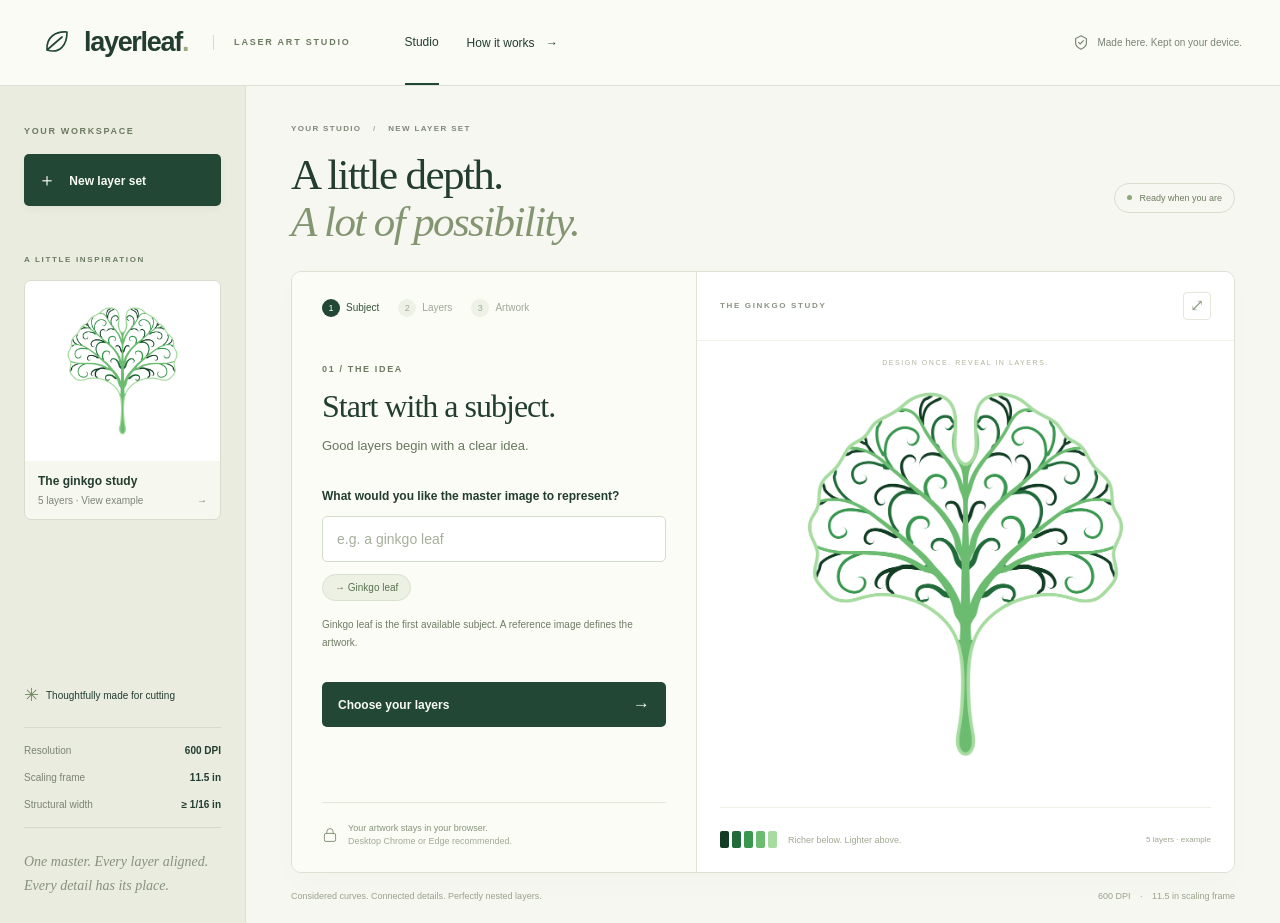
<file: docs/index.html>
<!doctype html>
<html lang="en">
<head>
<meta charset="utf-8"><meta name="viewport" content="width=device-width,initial-scale=1">
<meta name="description" content="Create beautifully aligned layered laser art. Review one master, build your layers, and download a validated cutting set. Your artwork stays in your browser.">
<meta name="theme-color" content="#234735"><title>Layerleaf — Laser art studio</title>
<link rel="icon" href="./assets/icon.svg" type="image/svg+xml"><link rel="stylesheet" href="./style.css">
<script src="./app.js" type="module"></script>
</head>
<body>
<header class="topbar">
 <a href="./" class="brand" aria-label="Layerleaf home"><svg viewBox="0 0 36 36" aria-hidden="true"><path d="M9 25C8 12 18 6 29 7c0 13-7 22-20 18Zm0 0L24 12"/></svg><span>layerleaf<span class="brand-dot">.</span></span><span class="brand-caption">LASER ART STUDIO</span></a>
 <nav aria-label="Main navigation"><span class="nav-active">Studio</span><button class="text-button" id="how-button">How it works <span aria-hidden="true">→</span></button></nav>
 <span class="privacy-label"><svg viewBox="0 0 20 20" aria-hidden="true"><path d="m10 2 6 3v5c0 4-6 7-6 7s-6-3-6-7V5l6-3Z"/><path d="m7 9 2 2 4-4"/></svg>Made here. Kept on your device.</span>
</header>
<div class="app-shell">
<aside class="sidebar">
 <div class="sidebar-top"><span class="eyebrow">YOUR WORKSPACE</span><button class="new-button" id="new-button"><span aria-hidden="true">＋</span> New layer set</button></div>
 <div class="sidebar-section"><span class="eyebrow">A LITTLE INSPIRATION</span><button class="example-card" id="example-button"><img src="./assets/ginkgo-stack.png" alt="Five green layers of a filigree ginkgo leaf"><span><strong>The ginkgo study</strong><small>5 layers · View example <span aria-hidden="true">→</span></small></span></button></div>
 <div class="sidebar-bottom"><div class="spec-label"><span class="little-leaf">✳</span> Thoughtfully made for cutting</div><dl><div><dt>Resolution</dt><dd>600 DPI</dd></div><div><dt>Scaling frame</dt><dd>11.5 in</dd></div><div><dt>Structural width</dt><dd>≥ 1/16 in</dd></div></dl><p>One master. Every layer aligned.<br>Every detail has its place.</p></div>
</aside>
<main id="main">
 <div class="workspace-heading"><div><span class="breadcrumb">YOUR STUDIO <span>/</span> <span id="breadcrumb-current">NEW LAYER SET</span></span><h1>A little depth.<br><em>A lot of possibility.</em></h1></div><span class="status-pill" id="status-pill"><i></i>Ready when you are</span></div>
 <div id="notice" class="notice" role="alert" hidden></div>
 <section class="workbench" id="workbench">
  <div class="control-panel">
   <ol class="stepper" aria-label="Design steps"><li data-step="1" class="active"><span>1</span> Subject</li><li data-step="2"><span>2</span> Layers</li><li data-step="3"><span>3</span> Artwork</li></ol>
   <form id="design-form" novalidate>
    <section id="step-1" class="form-step">
     <span class="eyebrow">01 / THE IDEA</span><h2>Start with a subject.</h2><p class="section-copy">Good layers begin with a clear idea.</p>
     <label for="subject">What would you like the master image to represent?</label><input id="subject" name="subject" maxlength="200" placeholder="e.g. a ginkgo leaf" autocomplete="off" required>
     <div class="suggestions"><button type="button" data-subject="Ginkgo leaf">→ Ginkgo leaf</button></div>
     <p class="field-note">Ginkgo leaf is the first available subject. A reference image defines the artwork.</p>
     <button class="primary-button" type="submit">Choose your layers <span aria-hidden="true">→</span></button>
    </section>
    <section id="step-2" class="form-step" hidden>
     <span class="eyebrow">02 / THE DEPTH</span><h2>Give it dimension.</h2><p class="section-copy">Intricate below. Simple above. Beautiful together.</p>
     <label for="layers">How many layers would you like to use to represent it?</label>
     <div class="number-control"><button type="button" id="less-layers" aria-label="Fewer layers">−</button><input id="layers" type="number" min="2" max="12" value="5" step="1" inputmode="numeric" aria-describedby="layers-help"><button type="button" id="more-layers" aria-label="More layers">＋</button></div>
     <div class="depth-bars" aria-hidden="true"><i></i><i></i><i></i><i></i><i></i></div>
     <p class="field-note" id="layers-help">Choose 2–12 layers. The artwork must have enough distinct detail for every step.</p>
     <button class="primary-button" type="submit">Choose your artwork <span aria-hidden="true">→</span></button><button type="button" class="back-button" data-back="1">← Back to subject</button>
    </section>
    <section id="step-3" class="form-step" hidden>
     <span class="eyebrow">03 / THE MASTER</span><h2>Make it your own.</h2><p class="section-copy">Use our refined ginkgo, or bring your own black-and-white ginkgo master.</p>
     <div class="reference-options"><label class="option-card"><input type="radio" name="reference" value="sample" checked><span><strong>Start with the ginkgo study</strong><small>Smooth scrolls, flowing veins, ready to explore.</small></span></label><label class="option-card"><input type="radio" name="reference" value="upload"><span><strong>Use my own reference</strong><small>A clear, connected, symmetrical ginkgo design.</small></span></label></div>
     <div id="upload-area" hidden><label class="upload-zone" id="upload-zone" for="reference-file"><span aria-hidden="true">↥</span><strong id="upload-label">Drop an image, or choose a file</strong><small>PNG or JPEG · up to 20 MB</small><input id="reference-file" type="file" accept="image/png,image/jpeg"></label></div>
     <fieldset class="tips-fieldset"><legend>Finish the tendrils</legend><div class="tip-options"><label><input type="radio" name="tips" value="pointed" checked><span>Fine points</span></label><label><input type="radio" name="tips" value="rounded"><span>Rounded ends</span></label></div><p class="field-note" id="tip-note">Fine decorative tips may taper below 1/16 in. Structural bridges keep their full minimum width.</p></fieldset>
     <button class="primary-button" type="submit">Preview my master <span aria-hidden="true">→</span></button><button type="button" class="back-button" data-back="2">← Back to layers</button>
    </section>
   </form>
   <section id="processing-panel" hidden aria-live="polite"><span class="eyebrow">IN THE MAKING</span><h2 id="processing-title">A little patience.<br>Something lovely.</h2><p class="section-copy" id="progress-label">Getting the drawing tools ready…</p><div class="progress-track"><div id="progress-bar"></div></div><p id="progress-detail" class="field-note">High-resolution artwork takes a few minutes. You can keep this tab open while it works.</p><button id="cancel-button" class="back-button">Stop and go back</button></section>
   <section id="review-panel" hidden><span class="eyebrow">YOUR MASTER / FOR REVIEW</span><h2>A good beginning.</h2><p class="section-copy">Check the outline, curves and tendril tips. This exact master will be used for every layer.</p><dl class="design-summary" id="review-summary"></dl><p class="review-note">Happy with the flow? Build the layer set next. Cutting checks run on the exported files.</p><button id="approve-button" class="primary-button">Approve & build layers <span aria-hidden="true">→</span></button><button id="adjust-button" class="back-button">← Adjust artwork</button></section>
   <section id="download-panel" hidden><span class="eyebrow" id="result-eyebrow">YOUR FINISHED SET</span><h2>Made to come<br>together.</h2><p class="section-copy" id="result-description"></p><div class="checks-summary" id="checks-summary"></div><a class="primary-button download-button" id="download-zip" download>Download complete set <span aria-hidden="true">↓</span></a><p class="field-note" id="download-detail"></p><a id="download-report" class="report-link" download>Download validation report →</a><button id="another-button" class="back-button">＋ Create another layer set</button></section>
   <div class="local-note"><svg viewBox="0 0 20 20" aria-hidden="true"><rect x="3" y="8" width="14" height="10" rx="2"/><path d="M6 8V6a4 4 0 0 1 8 0v2"/></svg><span>Your artwork stays in your browser.<small>Desktop Chrome or Edge recommended.</small></span></div>
  </div>
  <div class="art-panel">
   <div class="art-toolbar"><span class="eyebrow" id="art-label">THE GINKGO STUDY</span><button class="icon-button" id="zoom-button" aria-label="Enlarge artwork" title="Enlarge artwork">⤢</button></div>
   <div id="art-stage" class="art-stage"><div class="art-caption" id="art-caption">DESIGN ONCE. REVEAL IN LAYERS.</div><img id="main-art" src="./assets/ginkgo-stack.png" alt="Example of five aligned green ginkgo layers"><div class="art-busy" id="art-busy" hidden><span class="spinner"></span><span>Crafting your design</span></div></div>
   <div class="art-footer" id="art-footer"><div class="palette" aria-label="Five shades from bottom to top"><i style="--shade:#123d24"></i><i style="--shade:#216b3a"></i><i style="--shade:#399750"></i><i style="--shade:#6bbc70"></i><i style="--shade:#a7dca0"></i></div><span>Richer below. Lighter above.</span><small>5 layers · example</small></div>
   <div id="results-tools" hidden><div class="result-tabs" role="tablist" aria-label="Design views"><button role="tab" aria-selected="true" data-tab="stack">Green stack</button><button role="tab" aria-selected="false" data-tab="layers">Individual layers</button><button role="tab" aria-selected="false" data-tab="checks">Cutting checks</button></div></div>
   <div id="layers-view" class="layers-view" hidden></div><div id="checks-view" class="checks-view" hidden></div>
  </div>
 </section>
 <footer class="workspace-footer"><span>Considered curves. Connected details. Perfectly nested layers.</span><span>600 DPI <b>·</b> 11.5 in scaling frame</span></footer>
</main>
</div>
<dialog id="image-dialog"><button id="close-image" class="dialog-close" aria-label="Close enlarged artwork">×</button><img id="dialog-art" alt="Enlarged artwork"><a id="dialog-download" download class="report-link">Download full-resolution PNG ↓</a></dialog>
<dialog id="how-dialog"><button id="close-how" class="dialog-close" aria-label="Close how it works">×</button><span class="eyebrow">FROM IDEA TO OBJECT</span><h2>One master.<br>Many layers.</h2><ol class="how-steps"><li><strong>Choose a subject and layer count.</strong><p>Start with the ginkgo study or your own ornamental ginkgo reference.</p></li><li><strong>Review your master.</strong><p>Inspect its shape and curves before generating the set.</p></li><li><strong>Build, check and download.</strong><p>Whole details are removed progressively. Exported pixels are checked for alignment, symmetry, connectivity and material width.</p></li></ol><p class="field-note">Generation runs locally in a browser worker. Runtime libraries load from jsDelivr; your reference image is never uploaded. Save your ZIP before closing the page.</p><button id="how-example-button" class="primary-button" type="button">Explore the finished ginkgo set <span aria-hidden="true">→</span></button></dialog>
<noscript><p class="notice">JavaScript is required to run this studio. Enable it in a modern desktop browser.</p></noscript>
</body></html>
</file>
<file: docs/style.css>
:root{--ink:#233d30;--muted:#768074;--forest:#234735;--sage:#dce5d2;--paper:#f7f7f1;--line:#dce0d5;--white:#fff;--warm:#eeeede;--danger:#9b4035;font-family:Inter,"Segoe UI",Arial,sans-serif;color:var(--ink);background:var(--paper);font-synthesis:none}*{box-sizing:border-box}body{margin:0;font-size:14px}button,input,a{-webkit-tap-highlight-color:transparent}button,input{font:inherit}button,a{touch-action:manipulation}button{cursor:pointer}button:disabled{cursor:wait;opacity:.55}a{color:inherit}button{color:inherit}button:focus-visible,a:focus-visible,input:focus-visible,.upload-zone:focus-within{outline:3px solid #91af77;outline-offset:4px}button:focus:not(:focus-visible){outline:none}[hidden]{display:none!important}.topbar{height:86px;padding:0 38px;display:flex;align-items:center;gap:54px;border-bottom:1px solid var(--line);background:#fbfbf6}.brand{display:flex;align-items:center;gap:10px;text-decoration:none;white-space:nowrap;font-size:27px;letter-spacing:-1.3px;font-weight:650}.brand svg{height:36px;width:36px;fill:none;stroke:var(--forest);stroke-width:1.7;stroke-linecap:round;stroke-linejoin:round}.brand-dot{color:#9aaa83}.brand-caption{margin-left:15px;padding-left:20px;border-left:1px solid #d6dbce;font-size:9px;letter-spacing:1.8px;line-height:1.6;color:var(--muted);font-weight:600}.topbar nav{display:flex;height:100%;gap:28px;align-items:center;font-size:12px}.nav-active{height:100%;display:grid;place-items:center;border-bottom:2px solid var(--forest)}.text-button{background:none;border:0;padding:8px 0;font-size:12px}.text-button span{margin-left:8px}.privacy-label{margin-left:auto;display:flex;align-items:center;gap:7px;font-size:10px;color:#788273}.privacy-label svg,.local-note svg{width:18px;height:18px;fill:none;stroke:currentColor;stroke-width:1.25}.app-shell{display:flex;min-height:calc(100vh - 86px)}.sidebar{width:246px;flex-shrink:0;background:#e9ecdf;border-right:1px solid #dce0d3;padding:35px 24px 26px;display:flex;flex-direction:column;gap:43px}.eyebrow{font-size:9px;letter-spacing:1.65px;line-height:1.5;font-weight:650;color:#7a8476}.new-button{width:100%;text-align:left;background:var(--forest);color:#f8fbf3;padding:14px;border:0;border-radius:5px;margin-top:15px;font-weight:550;font-size:12px;box-shadow:0 3px 8px #1a39220a}.new-button span{font-size:18px;vertical-align:-1px;margin-right:10px;font-weight:300}.sidebar-section .eyebrow{font-size:8px}.example-card{border:1px solid #d7ddcd;border-radius:7px;background:#f6f7ef;overflow:hidden;width:100%;padding:0;margin-top:14px;text-align:left;transition:transform .2s,border .2s}.example-card:hover{transform:translateY(-2px);border-color:#a5b497}.example-card img{display:block;width:100%;height:180px;object-fit:contain;background:white;padding:14px}.example-card>span{display:block;padding:13px}.example-card strong{font-size:11px;font-weight:550;display:block}.example-card small{display:block;font-size:9px;color:#7d8577;margin-top:7px}.example-card small span{float:right}.sidebar-bottom{margin-top:auto;padding-top:55px}.spec-label{font-size:10px;display:flex;gap:7px;align-items:center}.little-leaf{font-size:18px;color:#718760}.sidebar dl{margin:21px 0;border-top:1px solid #d4dbc9;border-bottom:1px solid #d4dbc9;padding:9px 0}.sidebar dl div{display:flex;justify-content:space-between;font-size:9px;padding:8px 0}.sidebar dt{color:#7b8474}.sidebar dd{margin:0;font-weight:550}.sidebar-bottom p{font:italic 14px/1.65 Georgia,serif;color:#87917e;margin:22px 0 0}main{width:calc(100% - 246px);max-width:1530px;margin:0 auto;padding:32px 45px 22px}.workspace-heading{display:flex;justify-content:space-between;align-items:center;margin-bottom:25px}.breadcrumb{font-size:8px;letter-spacing:1.35px;color:#7e8879;font-weight:600}.breadcrumb span:first-child{color:#a4ad9c;padding:0 8px}h1{font-family:Georgia,"Times New Roman",serif;font-size:43px;font-weight:400;letter-spacing:-1.6px;line-height:1.1;margin:17px 0 0}h1 em{font-weight:400;color:#849571} .status-pill{font-size:9px;color:#6d7d61;border:1px solid #d7decd;padding:9px 12px;border-radius:20px;display:flex;align-items:center;gap:7px;margin-top:32px;white-space:nowrap}.status-pill i{height:5px;width:5px;border-radius:50%;background:#8fa879}.workbench{display:grid;grid-template-columns:minmax(320px,.86fr) minmax(350px,1.14fr);background:#fcfcf7;border:1px solid #dce1d3;border-radius:10px;box-shadow:0 12px 30px #32432904;min-height:590px;overflow:hidden}.control-panel{padding:27px 30px 23px;display:flex;flex-direction:column;border-right:1px solid #e0e5d9;background:#fbfcf6}.stepper{list-style:none;display:flex;padding:0;margin:0 0 42px;gap:19px;font-size:9px;color:#a1a999}.stepper li{display:flex;align-items:center;gap:6px;white-space:nowrap}.stepper li span{display:grid;place-items:center;height:18px;width:18px;background:#eef1e6;border-radius:50%;font-size:8px}.stepper li.active{color:#36533c}.stepper li.active span{background:var(--forest);color:white}.stepper li.done span{background:#dce6ce;color:#46613a}h2{font:400 32px/1.12 Georgia,"Times New Roman",serif;letter-spacing:-1px;margin:13px 0 10px}.section-copy{font-size:11px;color:#7b8575;line-height:1.8;margin:0 0 29px;max-width:280px}label{font-size:10px;font-weight:550;line-height:1.7;display:block}input[type=text],input:not([type]){width:100%;margin-top:10px;border:1px solid #d4dccb;background:white;border-radius:5px;padding:14px;color:var(--ink);font-size:12px}input::placeholder{color:#a6af9c}.suggestions{margin-top:12px;display:flex;gap:7px}.suggestions button{border:1px solid #d9e1cf;background:#edf1e4;border-radius:20px;padding:7px 12px;font-size:9px;color:#5a7250}.field-note{font-size:9px;color:#8a9382;line-height:1.75;margin:15px 0 0}.primary-button{border:0;background:var(--forest);color:#f7faf2;display:flex;text-align:left;justify-content:space-between;align-items:center;width:100%;padding:15px 16px;border-radius:5px;font-size:11px;font-weight:550;text-decoration:none;transition:background .15s;gap:12px}.primary-button:hover{background:#345d43}.primary-button>span{font-weight:400;font-size:17px;line-height:15px}.form-step>.primary-button{margin-top:31px}.back-button{background:none;border:0;padding:12px 0;font-size:9px;color:#85917b;text-align:left;margin-top:5px}.back-button:hover{color:var(--forest)}.local-note{border-top:1px solid #e2e7d9;display:flex;align-items:center;gap:10px;font-size:8px;color:#87947b;line-height:1.5;padding-top:19px;margin-top:auto}.local-note small{display:block;font-size:8px;color:#a1aa96}.local-note svg{width:16px}.art-panel{position:relative;display:flex;flex-direction:column;background:#fff;min-width:0}.art-toolbar{display:flex;justify-content:space-between;align-items:center;padding:20px 23px;border-bottom:1px solid #f0f1e9}.art-toolbar .eyebrow{font-size:8px;font-weight:550;color:#8a9481}.icon-button{border:1px solid #e4e8db;border-radius:4px;background:white;width:28px;height:28px;color:#91a083;font-size:17px;line-height:1}.icon-button:hover{background:#f0f4e9}.art-stage{position:relative;display:flex;flex:1;flex-direction:column;align-items:center;justify-content:center;min-height:450px;padding:16px 40px 15px;background-image:radial-gradient(#eef1e7 .65px,transparent .65px);background-size:18px 18px}.art-caption{font-size:7px;letter-spacing:1.55px;color:#adb59e;position:absolute;top:18px;left:0;width:100%;text-align:center;z-index:1}#main-art{display:block;max-width:100%;max-height:435px;width:auto;object-fit:contain;mix-blend-mode:multiply;transition:opacity .2s}.art-footer{height:65px;border-top:1px solid #eef0e8;margin:0 23px;display:flex;align-items:center;gap:11px;font-size:8px;color:#a0a992}.palette{display:flex;gap:3px}.palette i{background:var(--shade);width:9px;height:17px;border-radius:2px}.art-footer small{margin-left:auto;font-size:7px;color:#9da78f}.workspace-footer{display:flex;justify-content:space-between;color:#98a28c;font-size:8px;margin-top:18px;gap:10px}.workspace-footer b{padding:0 7px;font-weight:400}.number-control{display:flex;align-items:center;border:1px solid #d6decb;background:white;border-radius:6px;padding:6px;margin-top:17px;width:205px}.number-control button{border:0;background:#f0f3e9;border-radius:4px;height:38px;width:38px;font-size:19px;color:#7f9271}.number-control input{width:105px;border:0;appearance:textfield;text-align:center;font:32px Georgia,serif;background:transparent;color:var(--ink);outline-offset:1px}.number-control input::-webkit-inner-spin-button{display:none}.depth-bars{display:flex;gap:5px;align-items:center;height:27px;margin-top:15px}.depth-bars i{height:20px;width:34px;transform:skewY(-12deg);border:1px solid #a7ba93;background:#e2ebd7;border-radius:2px}.depth-bars i:nth-child(2){background:#ccdcb9}.depth-bars i:nth-child(3){background:#afc895}.depth-bars i:nth-child(4){background:#85a76b}.depth-bars i:nth-child(5){background:#567b43}.reference-options{display:grid;gap:7px}.option-card{display:flex;align-items:flex-start;gap:9px;padding:11px;border:1px solid #d9e1ce;background:white;border-radius:5px;cursor:pointer;line-height:1.6}.option-card:has(input:checked){border-color:#8da577;background:#f1f5e9}.option-card input{accent-color:var(--forest);margin-top:3px}.option-card strong{font-size:10px;font-weight:550;display:block}.option-card small{font-size:8px;font-weight:400;display:block;color:#8a957e}.tips-fieldset{border:0;padding:0;margin:19px 0 0}.tips-fieldset legend{font-size:10px;font-weight:550}.tip-options{display:flex;gap:8px;margin-top:8px}.tip-options label{display:flex;align-items:center;gap:5px;font-size:9px;border:1px solid #d8e0ce;padding:8px 10px;border-radius:4px;cursor:pointer}.tip-options label:has(input:checked){background:#e9f0df;border-color:#92a77f}.tip-options input{accent-color:var(--forest);margin:0}.tips-fieldset .field-note{margin-top:8px;font-size:8px}.upload-zone{border:1px dashed #b5c4a4;border-radius:5px;padding:12px;display:flex;flex-direction:column;align-items:center;text-align:center;margin-top:10px;cursor:pointer;background:#f1f5e9}.upload-zone>span{font-size:20px;font-weight:400;color:#8ca476}.upload-zone strong{font-size:9px;font-weight:500;max-width:220px;overflow:hidden;text-overflow:ellipsis;white-space:nowrap}.upload-zone small{font-size:8px;color:#8d9a82}.upload-zone input{width:1px;height:1px;position:absolute;opacity:0}.upload-zone.dragging{background:#dfebd2;border-color:var(--forest)}#step-3 .section-copy{margin-bottom:18px}#step-3 .primary-button{margin-top:20px}.notice{padding:13px 16px;border:1px solid #e2c9be;border-radius:6px;background:#fbf0e9;color:var(--danger);margin-bottom:18px;font-size:12px;line-height:1.6}.art-busy{position:absolute;inset:0;background:#fffffff2;display:flex;flex-direction:column;align-items:center;justify-content:center;gap:16px;font:italic 19px Georgia,serif;color:#738568}.spinner{display:block;width:35px;height:35px;border:1.5px solid #dce5d2;border-top-color:var(--forest);border-radius:50%;animation:spin 1s linear infinite}@keyframes spin{to{transform:rotate(360deg)}}#processing-panel,#review-panel,#download-panel{padding-top:5px;margin-bottom:30px}.progress-track{width:100%;height:4px;border-radius:4px;overflow:hidden;background:#e3e9d9;margin-top:22px}.progress-track>div{height:100%;width:5%;background:#7d9d63;transition:width .4s}.design-summary{margin:22px 0;font-size:10px}.design-summary div{display:flex;justify-content:space-between;border-bottom:1px solid #e3e8d9;padding:11px 0;gap:14px}.design-summary dt{color:#8a967d}.design-summary dd{margin:0;text-align:right;max-width:170px;overflow-wrap:anywhere}.review-note{font-size:10px;line-height:1.8;color:#7e8b72;margin:20px 0}.checks-summary{border:1px solid #dbe5ce;border-radius:6px;background:#edf4e3;padding:13px 15px;font-size:9px;line-height:1.8;margin:22px 0}.checks-summary strong{font-size:10px;display:block;font-weight:600}.checks-summary span{color:#7c906c}.download-button{margin-top:20px}.report-link{font-size:10px;text-decoration:none;color:#718862;display:inline-block;margin-top:18px}.report-link:hover{text-decoration:underline}.result-tabs{display:flex;gap:4px;justify-content:center;padding:13px 16px;border-top:1px solid #e4e9dc}.result-tabs button{padding:8px 12px;border:0;background:transparent;border-radius:4px;font-size:9px;color:#8c987e}.result-tabs button[aria-selected=true]{background:#e9f0df;color:var(--forest)}.result-tabs button:hover{color:var(--forest)}.layers-view{padding:22px;display:grid;grid-template-columns:repeat(2,minmax(0,1fr));gap:15px;max-height:540px;overflow:auto;flex:1}.layer-tile{border:1px solid #e2e7d8;border-radius:6px;overflow:hidden;background:white}.layer-tile>button{border:0;background:white;width:100%;padding:10px;display:block}.layer-tile img{width:100%;height:150px;object-fit:contain}.layer-tile>div{display:flex;align-items:center;justify-content:space-between;padding:10px 12px;border-top:1px solid #edf0e7;font-size:9px}.layer-tile a{font-size:15px;text-decoration:none;padding:3px 6px;color:#82956f}.layer-tile small{display:block;font-size:7px;margin-top:3px;color:#a0ab95}.checks-view{padding:25px;flex:1}.checks-view h3{font:23px Georgia,serif;font-weight:400;margin:5px 0 18px}.check-row{display:flex;gap:12px;padding:14px 0;border-bottom:1px solid #e8ede1;font-size:10px}.check-icon{color:#73935a;flex-shrink:0;background:#edf4e4;width:20px;height:20px;border-radius:50%;text-align:center;padding-top:3px}.check-row small{font-size:8px;color:#96a18b;display:block;line-height:1.7;margin-top:5px}.checks-note{font-size:9px;line-height:1.9;color:#87967b;margin-top:20px}.result-mode .workspace-heading h1{font-size:37px}.result-mode .stepper{margin-bottom:30px}.result-mode .art-stage{min-height:425px}.result-mode #main-art{max-height:420px}dialog{border:1px solid #d9e0ce;border-radius:12px;padding:32px;max-width:min(92vw,720px);color:var(--ink);box-shadow:0 25px 100px #102b1d33}dialog::backdrop{background:#1b3327a6;backdrop-filter:blur(4px)}#image-dialog{padding:40px 25px 20px;text-align:center}#dialog-art{display:block;max-height:76vh;max-width:80vw;width:auto;object-fit:contain;margin:auto}.dialog-close{position:absolute;right:10px;top:8px;width:27px;height:27px;border:0;background:#eef2e6;border-radius:50%;font-size:20px;color:#6f825f}#how-dialog{width:440px;padding:38px}.how-steps{padding-left:20px;margin-top:26px}.how-steps li{font-size:11px;padding-left:8px;margin:20px 0}.how-steps strong{font-weight:600}.how-steps p{font-size:11px;color:#87967a;line-height:1.7;margin:7px 0}.runtime-failure{color:#ae6953}@media(min-width:1600px){main{padding-top:45px}.workspace-heading{margin-bottom:35px}.workbench{min-height:670px}.art-stage{min-height:510px}#main-art{max-height:500px}.control-panel{padding:34px 40px}.section-copy{font-size:12px}.form-step>label{font-size:11px}h2{font-size:35px}}@media(max-width:1150px){.topbar{padding:0 24px;gap:30px}.brand-caption{display:none}.sidebar{width:210px;padding-left:18px;padding-right:18px}main{width:calc(100% - 210px);padding:28px}.workbench{grid-template-columns:minmax(290px,.95fr) minmax(280px,1fr)}.control-panel{padding:24px}.stepper{gap:12px}.art-stage{padding:25px 22px}.art-footer{margin:0 16px;gap:7px}.art-footer small{display:none}.privacy-label{font-size:8px}h1{font-size:39px}}@media(max-width:920px){.sidebar{display:none}main{width:100%;padding:25px;max-width:900px}.topbar{height:72px}.app-shell{min-height:calc(100vh - 72px)}.topbar nav{margin-left:auto}.privacy-label{display:none}.workbench{grid-template-columns:minmax(290px,.9fr) minmax(300px,1.1fr)}}@media(max-width:650px){.topbar{padding:0 18px;gap:10px}.brand{font-size:25px}.brand svg{width:29px}.topbar nav{gap:18px}.topbar nav span{font-size:10px}.text-button{font-size:10px}main{padding:23px 16px}.workspace-heading{margin-bottom:22px}.breadcrumb{font-size:7px}h1{font-size:35px;letter-spacing:-1.3px;margin-top:13px}.status-pill{font-size:7px;padding:7px 9px;margin-left:10px;gap:5px;max-width:110px;white-space:normal;line-height:1.4}.workbench{display:flex;flex-direction:column}.control-panel{border-right:0;border-bottom:1px solid #e0e5d9;padding:25px}.stepper{margin-bottom:30px;gap:24px}.section-copy{max-width:none}.local-note{margin-top:25px;padding-top:16px}.art-stage{min-height:390px;padding:30px}.art-stage #main-art{max-height:390px}.art-footer{height:55px}.workspace-footer{font-size:7px;line-height:1.7;align-items:flex-start}.workspace-footer>span:first-child{max-width:55%}.form-step>.primary-button{margin-top:25px}.form-step .field-note{max-width:360px}.result-mode .art-stage{min-height:400px}.layers-view{grid-template-columns:repeat(2,minmax(0,1fr));max-height:none}.layer-tile img{height:180px}.result-tabs{padding:12px}.checks-view{padding:25px}.progress-track{margin-bottom:15px}#processing-panel,#review-panel,#download-panel{margin-bottom:0}.result-mode .workspace-heading h1{font-size:32px}dialog{padding:25px}#how-dialog{padding:32px 26px}}
@media(prefers-reduced-motion:reduce){*{transition:none!important;animation:none!important}}
/* Readable controls and supporting copy at normal browser zoom. */
.section-copy{font-size:13px;color:#687760;line-height:1.7}.form-step>label{font-size:12px}.form-step input:not([type]),input[type=text]{font-size:14px}.field-note{font-size:10px;color:#6f7d65}.primary-button{font-size:12px}.back-button,.report-link{font-size:11px}.stepper{font-size:10px}.stepper li span{font-size:9px}.suggestions button{font-size:10px}.local-note,.local-note small{font-size:9px}.example-card strong{font-size:12px}.example-card small{font-size:10px}.sidebar dl div{font-size:10px}.option-card strong{font-size:12px}.option-card small{font-size:10px}.tip-options label{font-size:11px}.tips-fieldset legend{font-size:12px}.tips-fieldset .field-note{font-size:10px}.design-summary{font-size:12px}.review-note{font-size:12px}.checks-summary{font-size:11px}.checks-summary strong{font-size:12px}.check-row{font-size:12px}.check-row small{font-size:10px}.checks-note{font-size:11px}.layer-tile>div{font-size:11px}.layer-tile small{font-size:9px}.workspace-footer{font-size:9px}.art-footer{font-size:9px}.art-footer small{font-size:8px}.eyebrow{color:#6d7b63}.brand-caption{color:#6d7b63}@media(max-width:650px){.stepper{gap:20px}.section-copy{font-size:13px}.field-note{font-size:11px}.art-footer small{font-size:8px}.workspace-footer{font-size:8px}}
</file>
